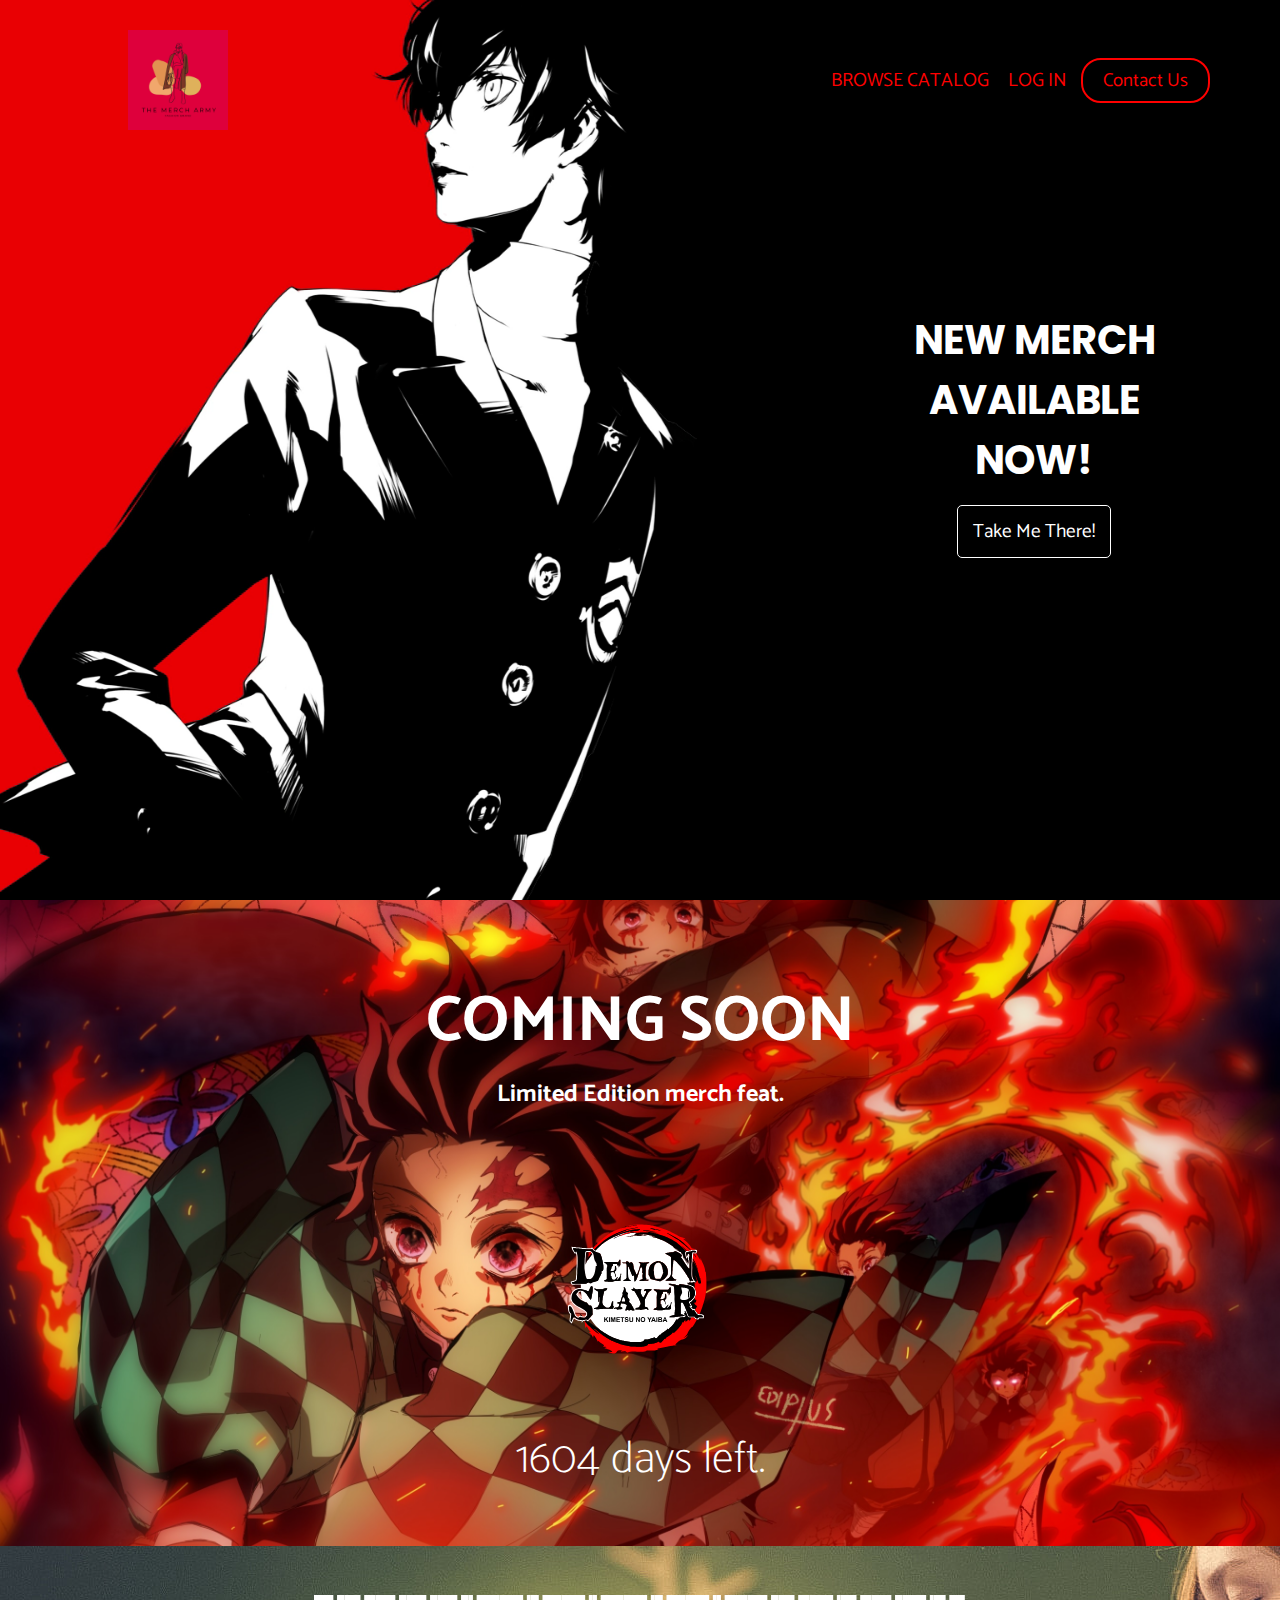
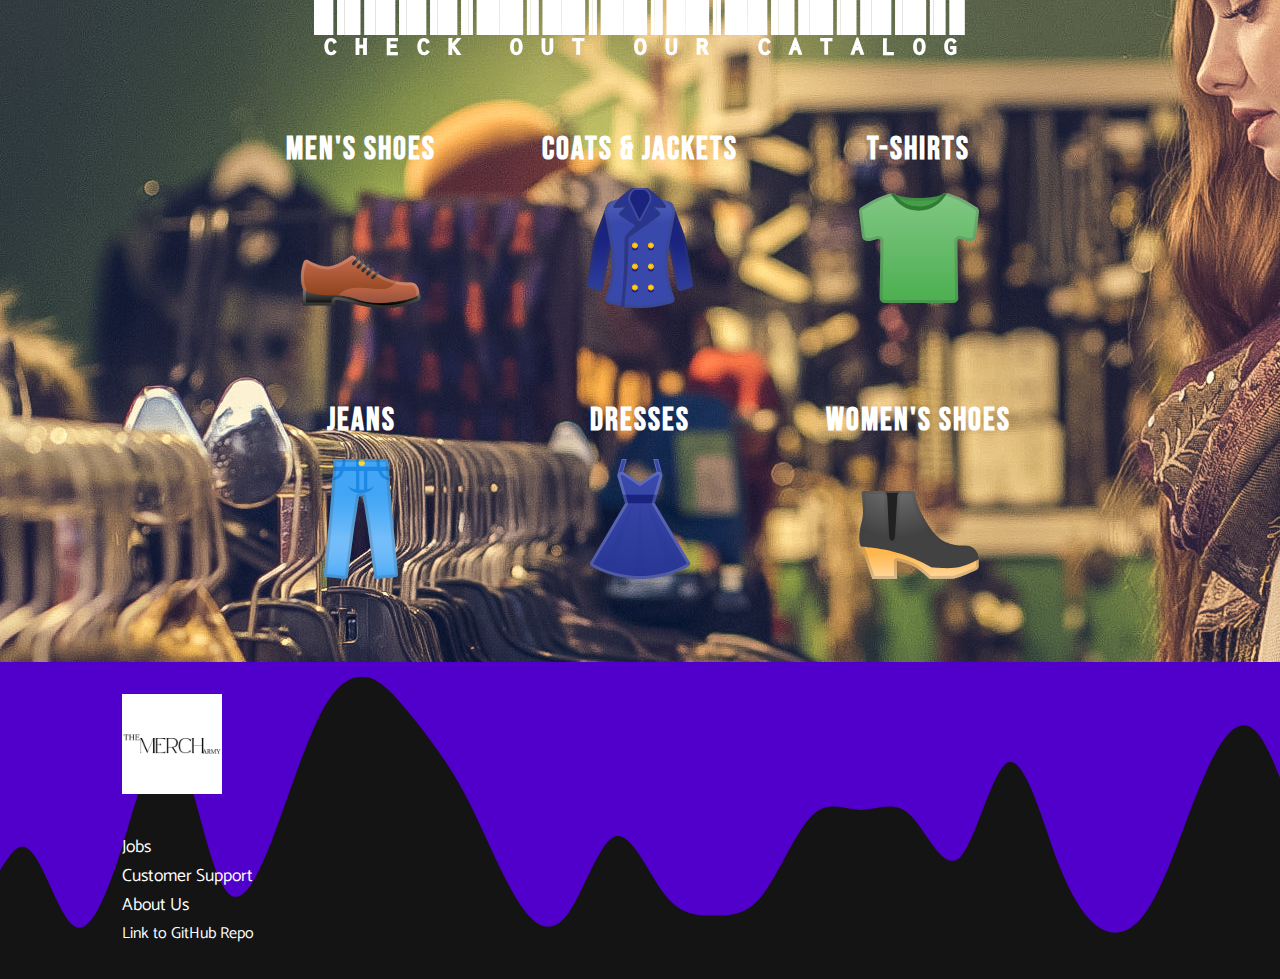
<file: index.html>
<!DOCTYPE html>
<html lang="en">

<head>
	<meta charset="UTF-8">
	<meta http-equiv="X-UA-Compatible" content="IE=edge">
	<meta name="viewport" content="width=device-width, initial-scale=1.0">
	<title>HOME</title>

	<link rel="stylesheet" href="styles.css">

	<!-- This is for the animation library website -->
	<link rel="stylesheet" type="text/css"
		href="https://cdnjs.cloudflare.com/ajax/libs/animate.css/4.1.1/animate.min.css">

	<script src="script.js" defer></script>

	<!-- Hamburger menu icon -->
	<link rel="stylesheet" href="https://cdnjs.cloudflare.com/ajax/libs/font-awesome/4.7.0/css/font-awesome.min.css">

</head>

<body>

	<section class="header-img">

		<header>

			<div class="nav-header">

				<!-- <img class="logo" src="images/logo.svg"> -->
				<img class="logo" src="/images/logo.png">
				<nav class="main-nav">
					<ul>
						<li><a href="catalog.html">BROWSE CATALOG</a></li>
						<!-- <li><a href="testEnv.html">Test_Env</a></li> -->
						<li><a id="accountMgmt">LOG IN</a></li>
					</ul>
				</nav>

				<button class="btn-contact">Contact Us</button>

			</div>

			<div class="main-item">
				<h1 class="welcome-text animate__animated animate__fadeIn animate__delay-0.5s">NEW MERCH AVAILABLE NOW!
				</h1>
				<a href="catalog.html"><button role="button"
						class="btn-new-merch animate__animated animate__fadeIn animate__delay-1s">Take Me
						There!</button></a>
			</div>

		</header>

	</section>

	<section id="modal">
		<form id="log-In-Form">

			<span class="close">&times;</span>

			<h1 style="font-size: 2.6em;" id="log-in-header">Log In</h1>

			<div class="log-container">
				<label for="userName">Username</label>
				<input type="text" id="usrName" name="userName" placeholder="Username" required>


				<label for="passWord">Password</label>
				<input type="password" id="passWrd" name="passWord" placeholder="Password" required>

				<button type="button" id="btn-log">Log In</button>
			</div>

			<p class="registerText">Not yet a member? Click <a id="registerForm">here</a> to register.</p>
		</form>

	</section>

	<section class="coming-soon-section">
		<div class="text-display-middle">
			<h1>COMING SOON</h1>
			<h2 class="subtitle">Limited Edition merch feat.</h2>
		</div>

		<div>
			<img src="images/kimetsu-no-yaiba.svg" style="max-height: 250px; padding: 0; aspect-ratio: 1 / 1;">
			<h2 id="daysLeft">Test</h2>
		</div>
	</section>

	<!--individual boxes to show categories with overlaid text-->
	<section class="catalog-bg">

		<!-- <img src="images/82v7lt0shr061.jpg" class=""> -->

		<h1 id="catalog-heading">Check Out Our Catalog</h1>
		<span class="catalog-small">

			<div class="shop-item">
				<a href="catalog.html" class="catalog-link">
					<span class="shop-item-title">Men's Shoes</span>
					<img src="images/icons/man-shoe.svg" class="catalog-item-image">
				</a>
			</div>

			<div class="shop-item">
				<a href="catalog.html" class="catalog-link">
					<span class="shop-item-title">Coats & Jackets</span>
					<img src="images/icons/coat-icon.svg" class="catalog-item-image">
				</a>
			</div>

			<div class="shop-item">
				<a href="catalog.html" class="catalog-link">
					<span class="shop-item-title">T-Shirts</span>
					<img src="images/icons/t shirt-icon.svg" class="catalog-item-image">
				</a>
			</div>

			<div class="shop-item">
				<a href="catalog.html" class="catalog-link">
					<span class="shop-item-title">Jeans</span>
					<img src="images/icons/jeans-icon.svg" class="catalog-item-image">
				</a>
			</div>

			<div class="shop-item">
				<a href="catalog.html" class="catalog-link">
					<span class="shop-item-title">Dresses</span>
					<img src="images/icons/dress-icon.svg" class="catalog-item-image">
				</a>
			</div>

			<div class="shop-item">
				<a href="catalog.html" class="catalog-link">
					<span class="shop-item-title">Women's Shoes</span>
					<img src="images/icons/woman-boot.svg" class="catalog-item-image">
				</a>
			</div>

		</span>

	</section>

	<!-- Footer -->
	<section class="main-footer">
		<div class="footer-left-column">
			<img class="footer-logo" src="images/TEXT_LOGO.png">

			<nav class="footer-nav">
				<ul>
					<li><a class="footer-link" href="#">Jobs</a></li>
					<li><a class="footer-link" href="#">Customer Support</a></li>
					<li><a class="footer-link" href="#">About Us</a></li>
				</ul>
			</nav>

			<p><a href="https://github.com/Lord-Nickelbottoms/Merch-Store">Link to GitHub Repo</a></p>
		</div>
	</section>

</body>

</html>
</file>
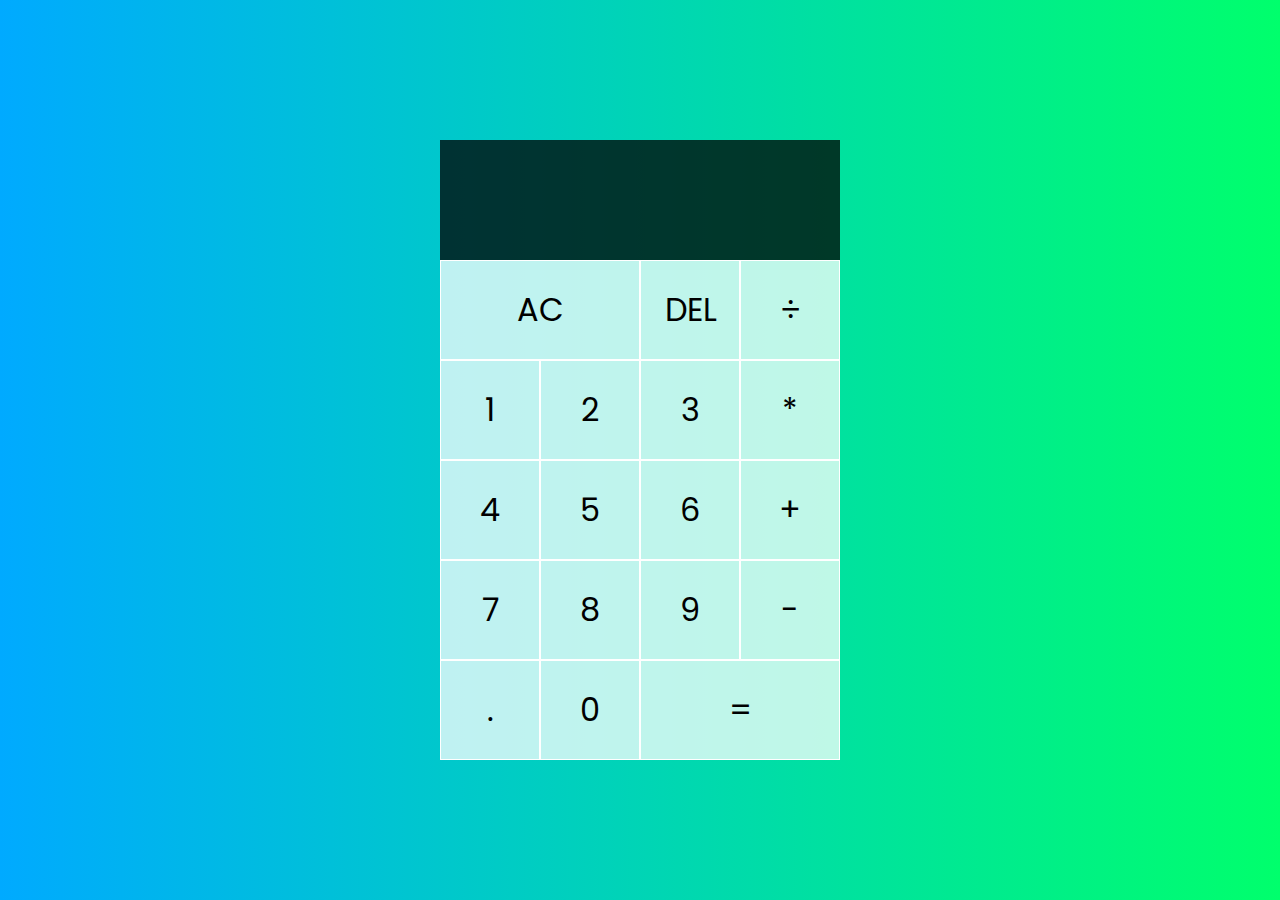
<file: calculator.html>
<!DOCTYPE html>
<html lang="en">

<head>
	<meta charset="UTF-8">
	<meta http-equiv="X-UA-Compatible" content="IE=edge">
	<meta name="viewport" content="width=device-width, initial-scale=1.0">
	<title>Calculator</title>
	<link rel="stylesheet" href="calculator.css">
	<script src="testScript.js" defer></script>
</head>

<body>

	<div class="calculator-grid">
		<div class="output">
			<div data-previous-operand="" class="previous-operand"></div>
			<div data-current-operand="" class="current-operand"></div>
		</div>

		<button data-all-clear="" class="span-two">AC</button>
		<button data-delete="">DEL</button>
		<button data-operation="">÷</button>
		<button data-number="">1</button>
		<button data-number="">2</button>
		<button data-number="">3</button>
		<button data-operation="">*</button>
		<button data-number="">4</button>
		<button data-number="">5</button>
		<button data-number="">6</button>
		<button data-operation="">+</button>
		<button data-number="">7</button>
		<button data-number="">8</button>
		<button data-number="">9</button>
		<button data-operation="">-</button>
		<button data-number="">.</button>
		<button data-number="">0</button>
		<button class="span-two">=</button>
	</div>

</body>

</html>
</file>
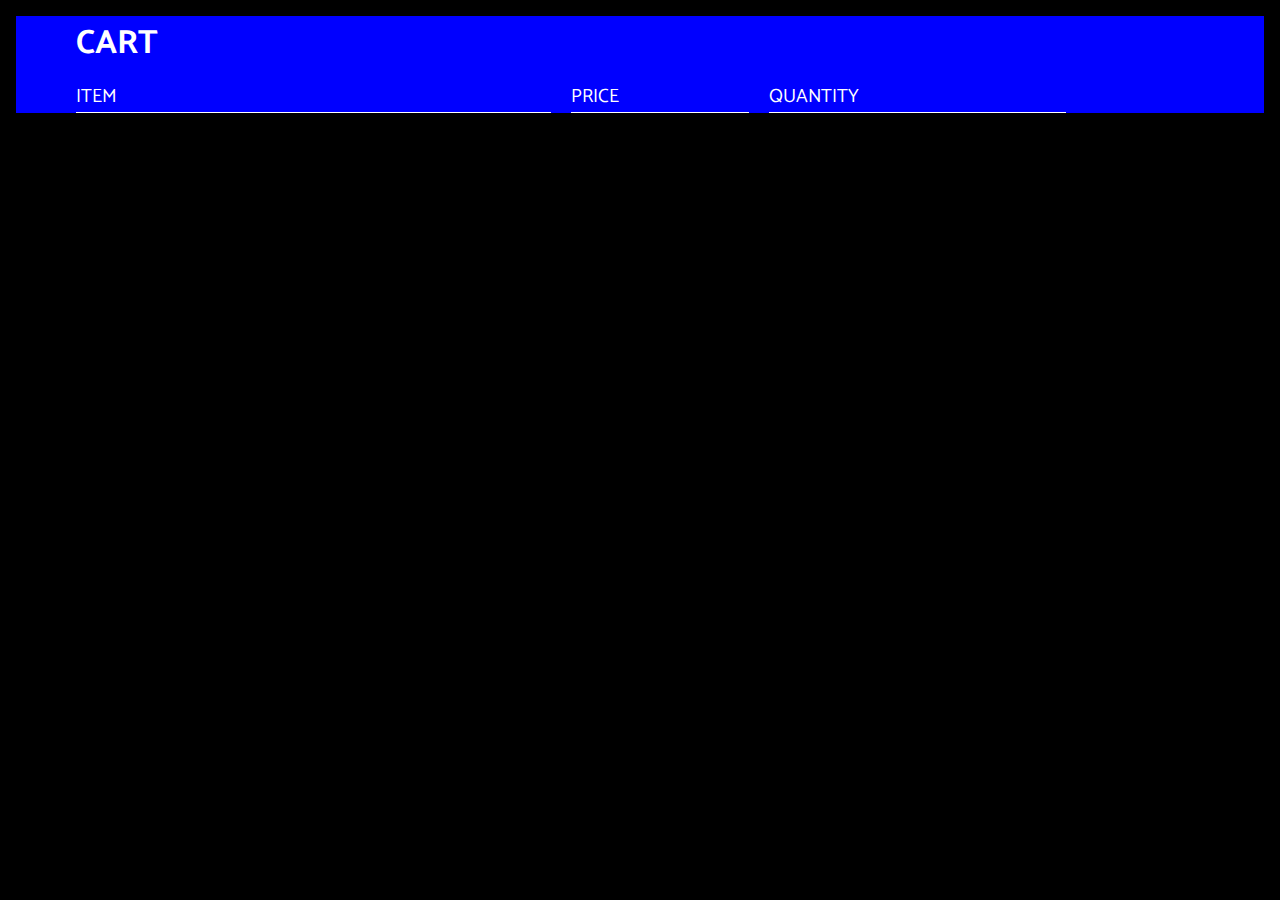
<file: testEnv.html>
<!DOCTYPE html>
<html lang="en" class="dark">

<head>
	<meta charset="UTF-8">
	<meta http-equiv="X-UA-Compatible" content="IE=edge">
	<meta name="viewport" content="width=device-width, initial-scale=1.0">
	<title>Test_Env</title>

	<link rel="stylesheet" href="styles.css">

	<script src="testScript.js"></script>
</head>

<body>

	<!-- <button id="displayAssault" onclick="AssaultClassDisplay()">Show Assault Class Details</button>

	<div class="classDiv" style="display: none;">Assault Class:<br>
		<p class="something" style="color: white;"></p>
	</div> -->

	<div class="section-header">

		<h2 class="cart-header">CART</h2>
		<div class="cart">
			<span class="cart-column cart-item-column">ITEM</span>
			<span class="cart-column cart-price-column">PRICE</span>
			<span class="cart-column cart-quantity-column">QUANTITY</span>
		</div>

	</div>
	<!-- <nav class="navbar">

		<div class="mobile-container nav-container">


			<div class="hamburger-icon">
				<input type="checkbox" class="checkbox" name="" id="">
				<span class="line line1"></span>
				<span class="line line2"></span>
				<span class="line line3"></span>
			</div>

			<div class="logo-mobile"><img src="images/logo.svg"></div>

			<div class="menu-items">
				<li><a href="catalog.html">CATALOG</a></li>
				<li><a href="#" id="accountMgmt">LOG IN/SIGN UP</a></li>
				<li><a href="#">CONTACT US</a></li>
			</div>

		</div>
	</nav> -->
</body>

</html>
</file>
<file: styles.css>
/*Catamaran*/
@import url('https://fonts.googleapis.com/css2?family=Catamaran:wght@300&display=swap');

/*Poppins*/
@import url('https://fonts.googleapis.com/css2?family=Poppins:wght@200&display=swap');

/* Barcode */
@import url('https://fonts.googleapis.com/css2?family=Libre+Barcode+39+Text&display=swap');

/* Bebas Neue */
@import url('https://fonts.googleapis.com/css2?family=Bebas+Neue&display=swap');


*
{
	font-family: "Catamaran", sans-serif;
	box-sizing: border-box;
	margin: 0;
	padding: 0;
}

body
{
	width: 100%;
}

body
{
	min-width: 410px;
}

a
{
	text-decoration: none;
	color: white;
}

a:hover
{
	color: black;
}

button
{
	border-radius: 5px;
	padding: 10px 15px;
	cursor: pointer;
	background-color: transparent;
	color: white;
	border: 1px solid white;
}
/*---------------------------------------------------------HAMBURGER MENU FOR PHONES AND TABLETS---------------------------------------------------------*/
@media only screen and (max-width: 539px)
{

	.header-img
	{
		background-position-x: right 82px;
		background-size: auto;
	}

	.main-item
	{
		max-width: 100%;
		transform: translateY(211px);
		background-color: black;
	}
}

@media only screen and (min-width: 540px)
{
	.main-item
	{
		display: inline;
		float: right;
		max-width: 188px;
		transform: translateY(160px) translateX(-26px);
		background-color: black;
	}
}

@media only screen and (min-width: 601px)
{
	.main-item
	{
		transform: translateY(180px) translateX(-86px);
		/* translateX(850px); */
		float: right;
		max-width: 25%;
	}
}
/*--------------------------------------------------------------------NAV AND FIRST CONTENT--------------------------------------------------------------*/
.nav-header
{
	display: flex;
	justify-content: flex-end;
	align-items: center;
	font-size: 1.2em;
	padding: 30px 70px 0 10%;
}

.header-img
{
	background: url("images/persona5.png");
	background-size: cover;
	width: 100%;
	background-position: center;
	height: 900px;
}

.main-item
{
	text-align: center;
}

.small-heading
{
	display: flex;
	justify-content: center;
	flex-wrap: nowrap;
	max-height: 20px;
	max-width: 40%;
}

.welcome-text
{
	color: white;
	font-family: "Poppins", sans-serif;
	font-size: 2.5em;
	text-align: center;
}

.main-nav a
{
	color: red;
	text-decoration: none;
	margin-right: 15px;
	cursor: pointer;
}

.main-nav li
{
	display: inline-block;
	text-decoration: none;
}

.main-nav a:hover
{
	transition: all 0.1s ease-in 0.1s;
	color: rgb(255, 255, 255);
	border-bottom: 1px solid rgb(255, 255, 255);
}

.logo
{
	cursor: not-allowed;
	margin-right: auto;
	width: 100px;
}

.btn-contact
{
	background-color: transparent;
	border: 2px solid red;
	color: red;
	font-size: 14pt;
	border-radius: 20px;
	padding: 5px 20px;
}

.btn-contact:hover
{
	transition: all 0.1s ease-in 0.1s;
	background-color: rgb(212, 0, 0);
	color: white;
}

.btn-new-merch
{
	margin-top: 15px;
	background-color: transparent;
	border: 1px solid white;
	color: white;
	font-size: 1.2em;
}

.btn-new-merch:hover
{
	transition: all 0.1s ease-in 0.1s;
	background-color: white;
	color: black;
	/* padding: 15px 25px; */
}

/*-------------------------------------------------------HAMBURGER NAV FOR TAB AND MOBILE---------------------------------------------------------------*/
@media only screen and (max-width: 1024px)
{
	.catalog-bg
	{
		background-color: antiquewhite;
		background-image: url('images/973575.jpg');
		background-size: cover;
		background-position: right;
	}
/* 
	.navbar
	{
		width: 100%;
	}

	.mobile-container
	{
		width: 100%;
		margin: auto;
	} */

	/* .nav-container
	{
		display: flex;
		justify-content: space-between;
		align-items: center;
		height: 64px;
	} */

	/* .nav-container
	{
		display: block;
		position: relative;
		height: 60px;
	}

	.navbar .menu-items
	{
		display: flex;
	}

	.navbar .nav-container li
	{
		list-style: none;
	}

	.navbar .nav-container a
	{
		text-decoration: none;
		color: red;
		font-size: 1.3em;
		padding: 15px;
	}

	.navbar .nav-container a:hover
	{
		color: white;
		text-decoration: underline;
	}

	.nav-container .checkbox
	{
		display: block;
		height: 32px;
		width: 32px;
		margin-left: auto;
		margin-top: 40px;
		z-index: 5;
		opacity: 0;
		cursor: pointer;
	}

	.nav-container .hamburger-icon
	{
		height: 26px;
		width: 32px;
		margin-left: auto;
		display: flex;
		flex-direction: column;
		justify-content: space-between;
	}

	.nav-container .hamburger-icon .line
	{
		display: block;
		height: 4px;
		width: 100%;
		border-radius: 10px;
		color: red;
	}

	.nav-container .hamburger-icon .line1 
	{
		transform-origin: 0% 0%;
		transition: transform 0.4s ease-in-out;
	}

	.nav-container .hamburger-icon .line2 
	{
		transition: transform 0.2s ease-in-out;
	}	

	.nav-container .hamburger-icon .line3 
	{
		transform-origin: 0% 100%;
		transition: transform 0.4s ease-in-out;
	}

	.navbar .menu-items 
	{
		padding-top: 120px;
		height: 100vh;
		width: 100%;
		transform: translate(-150%);
		display: flex;
		flex-direction: column;
		margin-left: -40px;
		padding-left: 50px;
		transition: transform 0.5s ease-in-out;
		text-align: center;
	}

	.navbar .menu-items li 
	{
		color: red;
		margin-bottom: 1.2rem;
		font-size: 1.5rem;
		font-weight: 500;
	}

	.nav-container input[type="checkbox"]:checked ~ .menu-items 
	{
		transform: translate(0);
	}

	.nav-container input[type="checkbox"]:checked ~ .hamburger-icon .line1 
	{
		transform: rotate(45deg);
	}

	.nav-container input[type="checkbox"]:checked ~ .hamburger-icon .line2 
	{
		transform: scaleY(0);
	}

	.nav-container input[type="checkbox"]:checked ~ .hamburger-icon .line3 
	{
		transform: rotate(-45deg);
	}

	.nav-container input[type="checkbox"]:checked ~ .logo
	{
		display: none;
	} */

}
/*-----------------------------------------------------------COMING SOON SECTION------------------------------------------------------------------------*/
.coming-soon-section
{
	display: flex;
	align-items: center;
	flex-direction: column;
	background-image: url("images/kimetsu-no-yaiba_2690x2104.jpg");
	height: 100%;
	background-size: cover;
	background-position: center;
	padding: 20px;
}

.text-display-middle
{
	font-size: xx-large;
	margin: 50px 0;
	color: white;
	text-align: center;
}

.subtitle
{
	font-size: x-large;
}

#daysLeft
{
	text-align: center;
	color: white;
	font-weight: lighter;
	font-size: 2.8em;
	padding-bottom: 30px;
}

.flavour-text
{
	transform: translateX(400px) translateY(250px);
	font-size: 0.7em;
}

.line-break::after
{
	content: "\A";
	white-space: pre;
}

#catalog-heading
{
	font-family: "Libre Barcode 39 Text", cursive;
	padding-top: 50px;
	text-align: center;
	font-size: 4em;
	color: white;
	font-weight: bolder;
}

.catalog-small
{
	margin: 0px 15%;
	padding: 30px;
	display: grid;
	grid-template-columns: repeat(auto-fit, minmax(231px, 1fr));
	justify-items: center;
	/* display: flex;
	/* flex-wrap: wrap; */
}

@media only screen and (min-width: 1024px)
{
	.catalog-bg
	{
		background-image: url("images/woman-shopping-for-clothes.jpg");
		height: 100%;
		color: inherit;
		position: relative;
	}
}

.shop-item
{
	text-align: center;
	align-items: center;
	margin: 30px 50px;
	/* border: 1px solid black; */
	padding: 10px;
	width: 240px;
	height: auto;
	border-radius: 5%;
}

.shop-item:hover
{
	transition: all 0.1s cubic-bezier(0, 0, 0.2, 1) 0.1s;
	background-color: rgba(113, 113, 113, 0.6);
	color: white;
}

.shop-item-title
{
	color: white;
	font-family: 'Bebas Neue', cursive;
	display: block;
	text-align: center;
	width: 100%;
	font-weight: bolder;
	padding-bottom: 15px;
	font-size: 2em;
	letter-spacing: 2px;
}

.shop-item a
{
	cursor: pointer;
	text-decoration: none;
	color: inherit;
}

.log-header
{
	padding-left: 40px;
	padding-top: 50px;
	font-size: 1.5em;
	color: white;
}

.account-section
{
	background-color: rgb(10, 10, 10);
}
.container 
{
	color: inherit;
    position: relative;
	padding: 40px;
}

/*----------------------------------------------------------------------CATALOG--------------------------------------------------------------------------*/
label
{
	font-size: 0.6em;
}

.switch 
{
	position: relative;
	display: inline-block;
	width: 60px;
	height: 34px;
	margin-right: auto;
	margin-left: 20px;
}

.switch input 
{ 
	opacity: 0;
	width: 0;
	height: 0;
}

.slider 
{
	position: absolute;
	cursor: pointer;
	top: 0;
	left: 0;
	right: 0;
	bottom: 0;
	background-color: #ccc;
	-webkit-transition: .4s;
	transition: .4s;
}

.slider:before 
{
	position: absolute;
	content: "";
	height: 26px;
	width: 26px;
	left: 4px;
	bottom: 4px;
	background-color: white;
	-webkit-transition: .4s;
	transition: .4s;
}

input:checked + .slider 
{
	background-color: #2196F3;
}

input:focus + .slider 
{
	box-shadow: 0 0 1px #2196F3;
}

input:checked + .slider:before 
{
	-webkit-transform: translateX(26px);
	-ms-transform: translateX(26px);
	transform: translateX(26px);
}

/* Rounded sliders */
.slider.round 
{
	border-radius: 34px;
}

.slider.round:before 
{
	border-radius: 50%;
}

.catalog-nav-header
{
	padding: 15px;
	height: 100px;
	box-shadow: 0px 1px 5px black;
}

.catalog-nav a
{
	color: black;
}

.catalog-nav a:hover
{
	color: red;
	border-bottom: 1px solid red;
}

.logo
{
	cursor: pointer;
	width: 110px;
	padding-right: 10px;
}

.cat-container
{
	width: 70%;
	margin: 120px auto;
	padding: 30px 1.3rem;
}

.catalog-item
{
	margin: 30px;
	text-align: center;
	align-items: center;
	margin: 30px 50px;
	/* border: 1px solid black; */
	padding: 10px;
	width: 280px;
	height: auto;
	border-radius: 5%;
}

.catalog-item-title
{
	display: block;
	width: 100%;
	text-align: center;
	font-weight: bold;
	font-size: 1.3em;
	margin-bottom: 15px;
	color: black;
}

.shop-item-image
{
	width: 250px;
	height: 250px;
	border-radius: 10px;
}

.shop-item-details
{
	display: grid;
	grid-template-columns: repeat(auto-fit, minmax(250px, 2fr));
	justify-items: center;
	padding: 5px;
}

.shop-item-price
{
	flex-grow: 1;
	color: #333;
}

.shop-items
{
	display: flex;
	flex-wrap: wrap;
	justify-content: space-around;
	align-items: center;
}

.shop-item-button
{
	color: black;
	border: 1px solid black;
}

.shop-item-button:hover
{
	color: white;
	background-color: black;
	border: 1px solid white;
}

/*----------------------------------------------------------------------SEPARATOR------------------------------------------------------------------------*/
.separator
{
	width: 100%;
	height: 30px;
	background-color: gray;
}
/*----------------------------------------------------------------------FOOTER---------------------------------------------------------------------------*/

.main-footer
{
	max-width: 100%;
	background-color: rgb(20, 20, 20);
	background-image: url("images/wave.svg");
	background-size: cover;
	background-position: center;
	height: auto;

}

.footer-left-column
{
	padding: 2em;
	margin-right: auto;
	margin-left: 90px;
}


.footer-logo
{
	width: 100px;
}

.footer-nav li:first-child
{
	padding-top: 30px;
}

.main-footer p
{
	width: 100%;
	color: white;
}

p a
{
	text-decoration: none;
	width: 100%;
}

p a:hover
{
	color: rgb(201, 201, 201);
}

.footer-nav li
{
	list-style: none;
	font-size: 1.1em;
	color: white;
}

.footer-nav a:hover
{
	color: rgb(175, 175, 175);
	cursor: pointer;
}

/*--------------------------------------------------------------Test Environment---------------------------------------------------------------------------*/

.dark
{
	background-color: black;
	color: white;
}


.section-header
{
	margin: 1em;
	background-color: blue;
}


.cart-header
{
	font-size: 2.1em;
	padding-left: 60px;
}

.cart
{
	font-size: 2.4em;
	margin: 10px 60px;
	display: flex;
}

.cart-column
{
	display: flex;
	align-items: center;
	margin-right: 20px;
	font-size: 0.5em;
	border-bottom: 1px white solid;
}

.cart-item-column
{
	width: 40%;
}

.cart-price-column
{
	width: 15%;
}

.cart-quantity-column
{
	width: 25%;
}

.cart:last-child
{
	margin-right: 0px;
}

/*--------------------------------------------------------------------LOG IN FORM-------------------------------------------------------------------- */
#modal
{
	display: none; /*to hide the element*/
	width: 100%;
	height: 100%;
	position: fixed;
	top: 0;
	z-index: 1;
	overflow: hidden;
	background-color: rgba(28, 28, 28, 0.723);
}

#log-In-Form
{
	color: white;
	background-color: darkslategrey;
	border: 1px white solid;
	margin: 150px auto;
	padding: 40px;
	text-align: center;
	max-width: min-content;
}

.log-container
{
	padding: 30px 50px;
}

.close
{
	margin-right: 250px;
	margin-top: 265px;
	font-size: 1.6em;
}

.close:hover, .close:focus
{
	color: red;
	cursor: pointer;
}

label
{
	font-size: larger;
}

input
{
	display: inline-block;
	background-color: transparent;
	color: white;
	padding: 5px 20px;
	margin: 12px;
	border: 1px solid white;
	border-radius: 30px;
	box-sizing: border-box;
}

input:hover
{
	background-color: rgba(93, 93, 93, 0.524);
	transition: all 0.1s ease-in 0.1s;
}

#btn-log:hover
{
	background-color: rgb(62, 105, 105);
	transition: all 0.1s ease-in 0.1s;
}

#registerText
{
	display: inline-block;
	padding-top: 30px;
}

#registerForm
{
	color: aqua;
}

#registerForm:hover
{
	color: blue;
	text-decoration: solid;
	cursor: pointer;
}
</file>
<file: calculator.css>
@import url('https://fonts.googleapis.com/css2?family=Poppins:wght@200&display=swap');

*, *::before, *::after
{
	box-sizing: border-box;
	font-family: "Poppins", sans-serif;
	font-weight: normal;
}

body
{
	padding: 0;
	margin: 0;
	background: linear-gradient(to right, #00AAFF, #00FF6c);
}

.calculator-grid
{
	display: grid;
	justify-content: center;
	align-content: center;
	min-height: 100vh;
	grid-template-columns: repeat(4, 100px);
	grid-template-rows: minmax(120px, auto) repeat(5, 100px);
}

.calculator-grid > button
{
	cursor: pointer;
	font-size: 2rem;
	border: 1px solid white;
	outline: none;
	background-color: rgba(255, 255, 255, .75);
}

.calculator-grid > button:hover
{
	background-color: rgba(255, 255, 255, .90);
}

.span-two
{
	grid-column: span 2;
}

.output
{
	grid-column: 1 / -1;
	background-color: rgba(0, 0, 0, 0.75);
	display: flex;
	align-items: flex-end;
	justify-content: space-around;
	flex-direction: column;
	padding: 10px;
	word-wrap: break-word;
	word-break: break-all;
}

.output .previous-operand
{
	color: rgba(255, 255, 255, .75);
	font-size: 1.5rem;
}

.output .current-operand
{
	color: white;
	font-size: 2.5rem;
}
</file>
